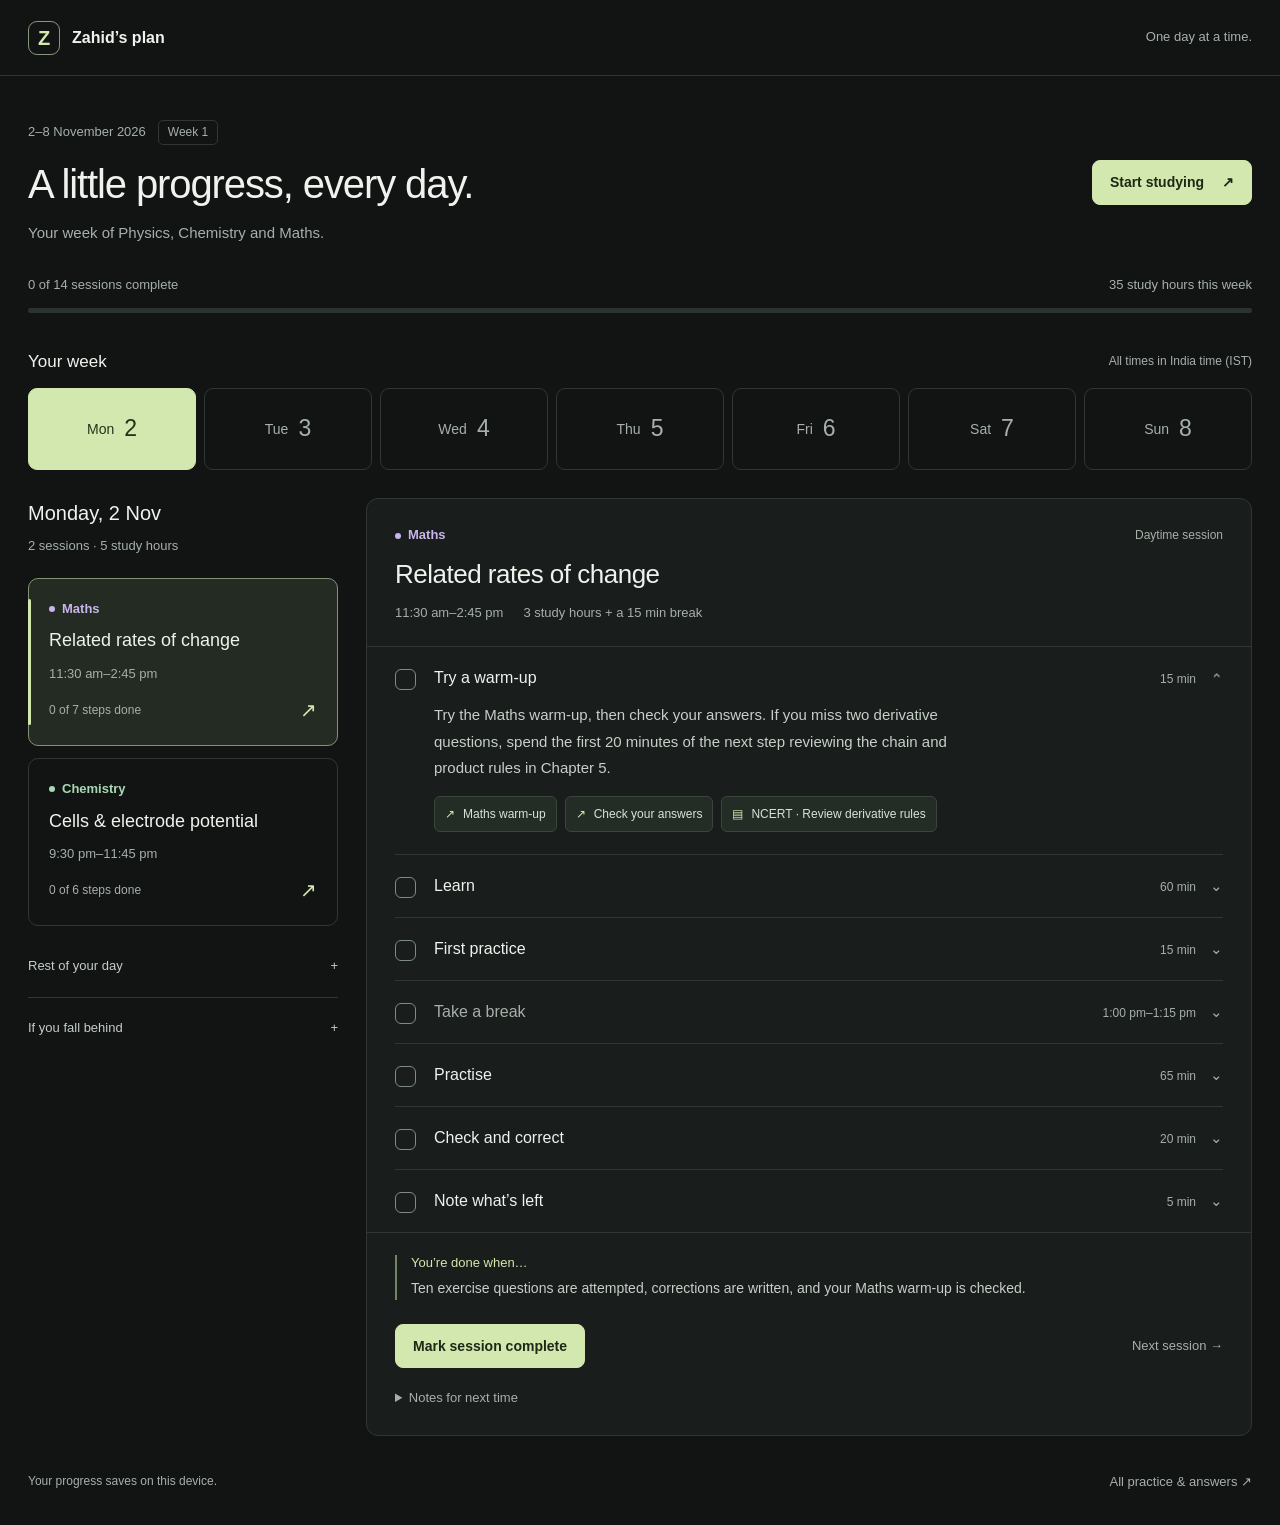
<file: Planner/stage-01-02-08-nov-2026/index.html>
<!doctype html>
<html lang="en">
<head>
  <meta charset="utf-8">
  <meta name="viewport" content="width=device-width, initial-scale=1">
  <meta name="theme-color" content="#111413">
  <meta name="description" content="Zahid’s study plan for 2–8 November 2026. Your lessons, practice and resources in one place.">
  <title>Zahid’s study plan · 2–8 November</title>
  <link rel="stylesheet" href="styles.css">
  <script src="planner-data.js" defer></script>
  <script src="practice-data.js" defer></script>
  <script src="app.js" defer></script>
</head>
<body>
  <a class="skip-link" href="#session-detail">Skip to lesson steps</a>
  <header class="topbar">
    <div class="brand"><span class="brand-mark" aria-hidden="true">Z</span><span>Zahid’s plan</span></div>
    <span class="topbar-note">One day at a time.</span>
  </header>
  <main class="app-main">
    <section class="page-heading" aria-labelledby="page-title">
      <div><p class="eyebrow">2–8 November 2026 <span class="week-badge">Week 1</span></p>
        <h1 id="page-title">A little progress, every day.</h1>
        <p class="page-subtitle">Your week of Physics, Chemistry and Maths.</p>
      </div>
      <button class="button button-primary" id="continue-button" type="button">Start studying <span aria-hidden="true">↗</span></button>
    </section>
    <section class="week-progress" aria-label="Weekly progress">
      <div class="progress-copy"><span id="progress-label">0 of 14 sessions complete</span><span>35 study hours this week</span></div>
      <div class="progress-track" role="progressbar" aria-valuemin="0" aria-valuemax="14" aria-valuenow="0" aria-label="Completed study sessions"><span id="progress-fill"></span></div>
    </section>
    <div class="week-heading"><h2>Your week</h2><span>All times in India time (IST)</span></div>
    <div class="day-tabs" id="day-tabs" role="tablist" aria-label="Choose a day"></div>
    <div class="workspace" id="day-panel" role="tabpanel">
      <aside class="day-overview" aria-label="Daily schedule">
        <div class="day-heading"><h2 id="day-title"></h2><span>2 sessions · 5 study hours</span></div>
        <div id="session-list"></div>
        <details class="routine"><summary>Rest of your day <span aria-hidden="true">+</span></summary><dl>
          <div><dt>Before 11:30 am</dt><dd>Sleep & personal time</dd></div>
          <div><dt>2:45–3 pm</dt><dd>Wrap up & take a breather</dd></div>
          <div><dt>3–8 pm</dt><dd>Lunch, gym & recovery</dd></div>
          <div><dt>8–9:30 pm</dt><dd>Dinner & rest</dd></div>
          <div><dt>After 11:45 pm</dt><dd>Wind down</dd></div>
        </dl></details>
        <details class="week-help"><summary>If you fall behind <span aria-hidden="true">+</span></summary><p>Keep your usual finish time. Continue unfinished work in the next session for that subject. Keep time to check mistakes, and save a test for later if you haven’t learned the topic yet.</p></details>
      </aside>
      <section class="session-detail" id="session-detail" aria-labelledby="session-title" tabindex="-1"></section>
    </div>
    <footer class="app-footer"><span id="save-status" role="status">Your progress saves on this device.</span><button class="text-button" id="practice-library" type="button">All practice & answers <span aria-hidden="true">↗</span></button></footer>
  </main>
  <dialog id="resource-dialog" aria-labelledby="resource-title">
    <div class="reader-header"><div><p class="eyebrow" id="resource-kind">Practice</p><h2 id="resource-title"></h2></div><button class="icon-button" id="close-resource" type="button" aria-label="Close resource">✕</button></div>
    <div class="reader-content" id="resource-content"></div>
  </dialog>
  <noscript><p class="noscript">Enable JavaScript to use the day selector, lesson steps and practice questions.</p></noscript>
</body>
</html>
</file>
<file: Planner/stage-01-02-08-nov-2026/styles.css>
:root {
  color-scheme:dark;
  font-family:Arial,Helvetica,sans-serif;
  --bg:#111413;
  --surface:#191d1b;
  --border:#303733;
  --text:#eff2ed;
  --muted:#a6b0a9;
  --accent:#d3e8ae;
  --maths:#c7b5eb;
  --chemistry:#a9d9b4;
  --physics:#a6cbed;
}

* {
  box-sizing:border-box;
}

html {
  background:var(--bg);
}

body {
  margin:0;
  color:var(--text);
  font-size:16px;
  line-height:1.6;
}

button,input,textarea,select {
  font:inherit;
}

button,a,summary,input {
  touch-action:manipulation;
}

button {
  cursor:pointer;
}

button:disabled {
  cursor:default;
  opacity:.6;
}

a {
  color:inherit;
}

button {
  color:inherit;
}

button:focus-visible,a:focus-visible,summary:focus-visible,input:focus-visible,textarea:focus-visible,select:focus-visible {
  outline:2px solid var(--accent);
  outline-offset:4px;
}

h1,h2,h3,p {
  margin:0;
}

h1,h2,h3 {
  line-height:1.25;
}

button,summary {
  -webkit-tap-highlight-color:transparent;
}

h1,h2,h3,p,span,li,button {
  overflow-wrap:anywhere;
}

[hidden] {
  display:none!important;
}

.skip-link {
  position:fixed;
  left:20px;
  top:-100px;
  z-index:5;
  padding:10px 16px;
  background:var(--accent);
  color:var(--bg);
}

.skip-link:focus {
  top:10px;
}

.topbar {
  height:76px;
  border-bottom:1px solid var(--border);
  padding:0 max(28px,calc((100vw - 1240px)/2));
  display:flex;
  align-items:center;
  justify-content:space-between;
  gap:20px;
}

.brand {
  display:flex;
  align-items:center;
  gap:12px;
  font-size:16px;
  font-weight:600;
}

.brand-mark {
  display:grid;
  place-items:center;
  width:32px;
  height:34px;
  border:1px solid #87977b;
  border-radius:9px;
  color:var(--accent);
  font-size:20px;
}

.topbar-note {
  color:var(--muted);
  font-size:13px;
}

.app-main {
  max-width:1296px;
  margin:auto;
  padding:44px 28px 24px;
}

.page-heading {
  display:flex;
  justify-content:space-between;
  align-items:center;
  gap:24px;
}

.eyebrow {
  font-size:13px;
  font-weight:500;
  color:var(--muted);
}

.page-heading .eyebrow {
  display:flex;
  align-items:center;
  gap:12px;
  margin-bottom:14px;
}

.week-badge {
  padding:2px 9px;
  border:1px solid var(--border);
  border-radius:5px;
  font-size:12px;
}

h1 {
  font-size:clamp(28px,3.3vw,40px);
  letter-spacing:-1.1px;
  font-weight:500;
}

.page-subtitle {
  margin-top:12px;
  color:var(--muted);
  font-size:15px;
}

.button {
  min-height:44px;
  border:1px solid var(--border);
  border-radius:8px;
  padding:10px 17px;
  display:inline-flex;
  justify-content:center;
  align-items:center;
  gap:18px;
  font-size:14px;
  font-weight:600;
  text-align:center;
}

.button-primary {
  background:var(--accent);
  border-color:var(--accent);
  color:#1d2816;
}

.button-primary:hover {
  background:#e0efc9;
}

.button-secondary {
  background:#202621;
}

.button-secondary:hover {
  background:#2c352e;
}

.week-progress {
  margin:30px 0 38px;
}

.progress-copy {
  display:flex;
  justify-content:space-between;
  gap:16px;
  color:var(--muted);
  font-size:13px;
  margin-bottom:12px;
}

.progress-track {
  height:5px;
  background:#2c332e;
  border-radius:8px;
  overflow:hidden;
}

.progress-track span {
  display:block;
  height:100%;
  width:0;
  background:var(--accent);
  transition:width .2s;
}

.week-heading {
  display:flex;
  justify-content:space-between;
  gap:16px;
  align-items:center;
  margin-bottom:16px;
}

.week-heading h2 {
  font-size:17px;
  font-weight:500;
}

.week-heading>span {
  font-size:12px;
  color:var(--muted);
}

.day-tabs {
  display:grid;
  grid-template-columns:repeat(7,minmax(0,1fr));
  gap:8px;
  margin-bottom:28px;
}

.day-tab {
  position:relative;
  border:1px solid var(--border);
  border-radius:9px;
  background:transparent;
  min-height:82px;
  padding:12px 8px;
  display:flex;
  align-items:center;
  justify-content:center;
  gap:10px;
  color:var(--muted);
  font-size:14px;
}

.day-tab strong {
  font-size:23px;
  font-weight:500;
  line-height:1.2;
}

.day-tab[aria-selected=true] {
  background:var(--accent);
  border-color:var(--accent);
  color:#25311b;
}

.day-tab:not([aria-selected=true]):hover {
  background:#232a24;
}

.day-tab .day-dot {
  position:absolute;
  bottom:7px;
  width:4px;
  height:4px;
  border-radius:50%;
  background:currentColor;
}

.workspace {
  display:grid;
  grid-template-columns:310px minmax(0,1fr);
  gap:28px;
  align-items:start;
}

.day-heading {
  margin:3px 0 20px;
}

.day-heading h2 {
  font-size:20px;
  font-weight:500;
  margin-bottom:6px;
}

.day-heading>span {
  font-size:13px;
  color:var(--muted);
}

#session-list {
  display:grid;
  gap:12px;
}

.session-card {
  position:relative;
  display:flex;
  flex-direction:column;
  align-items:flex-start;
  width:100%;
  padding:20px;
  text-align:left;
  background:transparent;
  border:1px solid var(--border);
  border-radius:10px;
  line-height:1.5;
  gap:10px;
}

.session-card:hover {
  background:#1d231f;
}

.session-card[aria-pressed=true] {
  background:#232b23;
  border-color:#849473;
}

.session-card[aria-pressed=true]::before {
  content:'';
  position:absolute;
  top:20px;
  bottom:20px;
  left:-1px;
  width:3px;
  border-radius:4px;
  background:var(--accent);
}

.maths {
  --subject:var(--maths);
}

.chemistry {
  --subject:var(--chemistry);
}

.physics {
  --subject:var(--physics);
}

.subject-label {
  color:var(--subject);
  font-size:13px;
  font-weight:600;
  display:flex;
  gap:7px;
  align-items:center;
}

.subject-label:before {
  content:'';
  width:6px;
  height:6px;
  border-radius:50%;
  background:var(--subject);
  flex-shrink:0;
}

.session-card-title {
  font-size:18px;
  font-weight:500;
  line-height:1.4;
}

.session-time {
  color:var(--muted);
  font-size:13px;
}

.card-bottom {
  display:flex;
  justify-content:space-between;
  width:100%;
  align-items:center;
  gap:8px;
  color:var(--muted);
  font-size:12px;
  margin-top:2px;
}

.card-bottom .arrow {
  font-size:20px;
  color:var(--accent);
}

.card-complete {
  color:var(--accent);
}

.routine,.week-help {
  margin-top:20px;
  font-size:13px;
  color:var(--muted);
}

.routine summary,.week-help summary {
  display:flex;
  justify-content:space-between;
  gap:10px;
  padding:10px 0;
  cursor:pointer;
  list-style:none;
  color:#c4cdc6;
}

.routine summary::-webkit-details-marker,.week-help summary::-webkit-details-marker {
  display:none;
}

.routine[open] summary span,.week-help[open] summary span {
  transform:rotate(45deg);
}

.routine dl {
  margin:6px 0;
}

.routine dl div {
  margin:0 0 14px;
}

.routine dt {
  font-size:12px;
}

.routine dd {
  margin:1px 0 0;
  color:#d1d8d2;
}

.week-help {
  border-top:1px solid var(--border);
  padding-top:10px;
  margin-top:10px;
}

.week-help p {
  padding:5px 0 10px;
}

.session-detail {
  min-width:0;
  background:var(--surface);
  border:1px solid var(--border);
  border-radius:12px;
}

.session-detail:focus {
  outline:none;
}

.session-header {
  padding:26px 28px 23px;
  border-bottom:1px solid var(--border);
}

.session-header-top {
  display:flex;
  justify-content:space-between;
  align-items:center;
  gap:16px;
  margin-bottom:12px;
}

.session-header-top>span:last-child {
  font-size:12px;
  color:var(--muted);
}

.session-header h2 {
  font-size:26px;
  font-weight:500;
  letter-spacing:-.5px;
}

.session-meta {
  display:flex;
  flex-wrap:wrap;
  gap:6px 20px;
  margin-top:12px;
  font-size:13px;
  color:var(--muted);
}

.step-list {
  padding:0 28px;
  list-style:none;
  margin:0;
}

.step-item {
  display:grid;
  grid-template-columns:24px minmax(0,1fr);
  gap:15px;
  border-bottom:1px solid var(--border);
  padding:19px 0;
}

.step-item:last-child {
  border-bottom:0;
}

.step-check {
  appearance:none;
  width:21px;
  height:21px;
  border:1px solid #7f8c83;
  border-radius:6px;
  background:transparent;
  margin:3px 0 0;
  cursor:pointer;
  display:grid;
  place-content:center;
}

.step-check:checked {
  background:var(--accent);
  border-color:var(--accent);
}

.step-check:checked::after {
  content:'✓';
  font-size:16px;
  line-height:1;
  color:#233119;
}

.step-item details {
  min-width:0;
}

.step-item summary {
  list-style:none;
  display:flex;
  gap:14px;
  align-items:baseline;
  cursor:pointer;
  line-height:1.5;
}

.step-item summary::-webkit-details-marker {
  display:none;
}

.step-title {
  font-size:16px;
  font-weight:500;
  flex:1;
}

.step-duration {
  font-size:12px;
  color:var(--muted);
  flex-shrink:0;
}

.chevron {
  color:var(--muted);
  font-size:15px;
  transition:transform .15s;
}

.step-item details[open] .chevron {
  transform:rotate(180deg);
}

.step-content {
  padding:12px 0 3px;
}

.step-content p {
  color:#c6d0c8;
  font-size:15px;
  line-height:1.75;
  max-width:66ch;
}

.step-item.is-checked .step-title {
  color:var(--muted);
}

.break-step .step-title {
  color:var(--muted);
}

.resource-list {
  display:flex;
  flex-wrap:wrap;
  gap:8px;
  margin-top:15px;
}

.resource-button {
  max-width:100%;
  display:inline-flex;
  align-items:center;
  gap:8px;
  min-height:36px;
  padding:7px 10px;
  background:#242c26;
  border:1px solid #3a463c;
  border-radius:6px;
  font-size:12px;
  color:#d9e2d9;
  line-height:1.5;
  text-align:left;
}

.resource-button:hover {
  background:#303c30;
  border-color:#6f7f68;
}

.resource-symbol {
  color:var(--accent);
  flex-shrink:0;
}

.session-bottom {
  padding:22px 28px 26px;
  border-top:1px solid var(--border);
}

.done-box {
  border-left:2px solid #738664;
  padding-left:14px;
  margin-bottom:24px;
}

.done-box h3 {
  color:var(--accent);
  font-size:13px;
  font-weight:500;
  margin-bottom:6px;
}

.done-box p {
  font-size:14px;
  color:#c6d0c8;
}

.session-actions {
  display:flex;
  justify-content:space-between;
  align-items:center;
  gap:12px;
}

.text-button {
  background:transparent;
  border:0;
  color:var(--muted);
  padding:10px 0;
  font-size:13px;
  text-align:left;
  line-height:1.5;
}

.text-button:hover {
  color:var(--accent);
}

.note-area {
  margin-top:20px;
}

.note-area summary {
  color:var(--muted);
  font-size:13px;
  cursor:pointer;
}

.note-area label {
  display:block;
  font-size:13px;
  color:var(--muted);
  margin:14px 0 8px;
}

.note-area textarea {
  width:100%;
  resize:vertical;
  min-height:88px;
  background:#141915;
  border:1px solid #4d5b50;
  color:var(--text);
  border-radius:6px;
  padding:12px;
  font-size:14px;
}

.note-area textarea::placeholder {
  color:#99a79c;
}

.app-footer {
  display:flex;
  justify-content:space-between;
  gap:16px;
  align-items:center;
  margin-top:26px;
  font-size:12px;
  color:var(--muted);
}

body:has(dialog[open]) {
  overflow:hidden;
}

dialog {
  width:min(900px,calc(100% - 32px));
  max-height:calc(100dvh - 40px);
  border:1px solid #4b594e;
  border-radius:14px;
  padding:0;
  background:var(--surface);
  color:var(--text);
  overflow:auto;
  overscroll-behavior:contain;
}

dialog::backdrop {
  background:rgba(0,0,0,.78);
  backdrop-filter:blur(5px);
}

.reader-header {
  position:sticky;
  top:0;
  z-index:1;
  display:flex;
  align-items:flex-start;
  justify-content:space-between;
  gap:20px;
  padding:22px 26px;
  background:var(--surface);
  border-bottom:1px solid var(--border);
}

.reader-header h2 {
  font-size:23px;
  font-weight:500;
  margin-top:5px;
}

.icon-button {
  width:42px;
  height:42px;
  flex-shrink:0;
  border:1px solid #465249;
  border-radius:8px;
  background:#242c26;
  font-size:19px;
}

.icon-button:hover {
  background:#354137;
}

.reader-content {
  padding:24px 28px;
  font-size:16px;
  line-height:1.8;
  overflow-wrap:anywhere;
}

.reader-content ol {
  padding-left:25px;
  margin:0;
}

.reader-content li {
  padding-left:5px;
  margin-bottom:20px;
}

.reader-content p {
  margin-bottom:16px;
}

.reader-content h3 {
  font-size:18px;
  margin-bottom:15px;
}

.practice-meta {
  color:var(--accent);
  font-size:14px;
}

.doc-note,.reader-note {
  color:var(--muted);
  font-size:14px;
}

.constants {
  padding:12px 16px;
  background:#242c26;
  border-radius:7px;
  font-size:14px;
  margin-bottom:24px;
}

.answer-details {
  margin-top:26px;
  padding-top:20px;
  border-top:1px solid #48564a;
}

.answer-details summary {
  cursor:pointer;
  color:var(--accent);
  font-size:15px;
}

.answer-details>div {
  padding-top:22px;
}

.answer-details p {
  line-height:2;
}

.library-list {
  display:grid;
  gap:10px;
}

.library-item {
  display:flex;
  justify-content:space-between;
  align-items:center;
  gap:16px;
  width:100%;
  padding:16px;
  border:1px solid #465249;
  background:#232b25;
  border-radius:8px;
  text-align:left;
  line-height:1.5;
}

.library-item small {
  display:block;
  color:var(--muted);
  font-size:12px;
  margin-top:4px;
}

.pdf-frame {
  width:100%;
  height:65dvh;
  min-height:300px;
  border:1px solid var(--border);
  border-radius:6px;
  background:#fff;
}

.video-frame {
  width:100%;
  aspect-ratio:16/9;
  border:0;
  border-radius:6px;
}

.resource-download {
  display:inline-flex;
  margin:10px 0;
  font-size:14px;
  color:var(--accent);
}

.resource-download[aria-disabled=true] {
  pointer-events:none;
  opacity:.6;
}

.noscript {
  padding:20px;
  color:var(--accent);
}

@media(min-width:1000px) {
  .day-overview {
    position:sticky;
    top:24px;
  }
}

@media(max-width:1000px) {
  .workspace {
    grid-template-columns:250px minmax(0,1fr);
    gap:20px;
  }
  .session-header,.session-bottom {
    padding:22px;
  }
  .step-list {
    padding:0 22px;
  }
  .day-tab {
    gap:6px;
  }
  .session-card {
    padding:18px;
  }
}

@media(max-width:760px) {
  .topbar {
    height:64px;
    padding:0 20px;
  }
  .topbar-note {
    font-size:12px;
  }
  .app-main {
    padding:28px 20px 20px;
  }
  .page-heading {
    align-items:flex-start;
    flex-direction:column;
    gap:20px;
  }
  h1 {
    font-size:32px;
    max-width:450px;
  }
  .page-heading .button {
    min-height:42px;
  }
  .week-progress {
    margin:24px 0 28px;
  }
  .day-tabs {
    gap:5px;
    margin-bottom:24px;
  }
  .day-tab {
    flex-direction:column;
    min-height:76px;
    gap:5px;
    padding:10px 3px;
    font-size:12px;
  }
  .day-tab strong {
    font-size:21px;
  }
  .day-tab .day-dot {
    bottom:4px;
  }
  .workspace {
    grid-template-columns:1fr;
    gap:24px;
  }
  .day-heading {
    margin-bottom:14px;
  }
  #session-list {
    grid-template-columns:repeat(2,minmax(0,1fr));
    gap:10px;
  }
  .session-card {
    padding:15px;
    gap:8px;
  }
  .session-card-title {
    font-size:16px;
  }
  .session-time {
    font-size:12px;
  }
  .routine {
    margin-top:12px;
  }
  .routine dl {
    display:grid;
    grid-template-columns:repeat(2,minmax(0,1fr));
    gap:5px 20px;
  }
  .week-help {
    margin-top:4px;
    padding-top:0;
  }
  .session-header h2 {
    font-size:24px;
  }
  .session-header,.session-bottom {
    padding:22px 20px;
  }
  .step-list {
    padding:0 20px;
  }
  .step-item {
    gap:12px;
  }
  .app-footer {
    align-items:flex-start;
    flex-direction:column;
    gap:4px;
  }
  .reader-content {
    padding:22px 20px;
  }
  .reader-header {
    padding:18px 20px;
  }
  .reader-header h2 {
    font-size:21px;
  }
}

@media(max-width:380px) {
  .app-main {
    padding-left:14px;
    padding-right:14px;
  }
  .topbar {
    padding:0 14px;
  }
  .topbar-note {
    display:none;
  }
  h1 {
    font-size:29px;
  }
  .progress-copy {
    font-size:12px;
    gap:10px;
  }
  .week-heading>span {
    font-size:11px;
  }
  .session-card {
    padding:12px;
  }
  .session-time {
    font-size:11px;
  }
  .session-header,.session-bottom {
    padding:20px 16px;
  }
  .step-list {
    padding:0 16px;
  }
  .step-item summary {
    gap:8px;
    flex-wrap:wrap;
  }
  .step-title {
    min-width:60%;
  }
  .step-duration {
    font-size:11px;
  }
  .session-actions {
    flex-wrap:wrap;
  }
  .reader-content {
    padding:20px 16px;
  }
  .reader-header {
    padding:16px;
  }
  .reader-header h2 {
    font-size:20px;
  }
  dialog {
    width:calc(100% - 16px);
    max-height:calc(100dvh - 16px);
  }
}

@media(prefers-reduced-motion:reduce) {
  *,*::before,*::after {
    scroll-behavior:auto!important;
    transition:none!important;
  }
}

@media print {
  body {
    background:white;
    color:black;
  }
  .topbar,.day-tabs,.day-overview,.app-footer,.session-actions,.resource-list,dialog,.note-area,.week-progress,#continue-button {
    display:none;
  }
  .app-main {
    padding:0;
  }
  .workspace {
    display:block;
  }
  .session-detail {
    background:white;
    border:0;
  }
  .session-detail * {
    color:black!important;
  }
  .step-content {
    display:block;
  }
  .step-item {
    break-inside:avoid;
  }
  .page-heading {
    margin-bottom:24px;
  }
}
</file>
